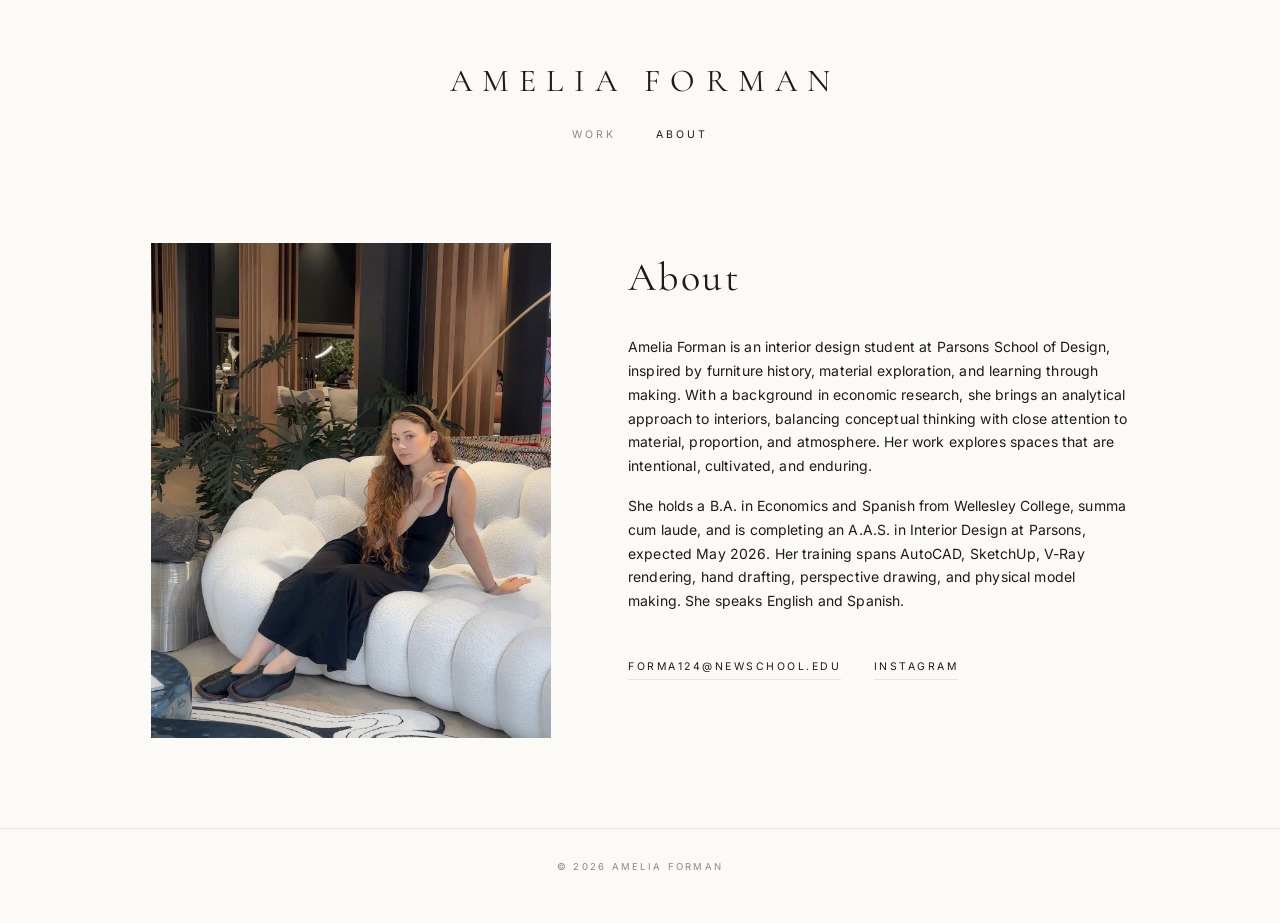
<file: about.html>
<!DOCTYPE html>
<html lang="en">
<head>
  <meta charset="UTF-8">
  <meta name="viewport" content="width=device-width, initial-scale=1.0">
  <title>About — Amelia Forman</title>
  <link rel="preconnect" href="https://fonts.googleapis.com">
  <link rel="preconnect" href="https://fonts.gstatic.com" crossorigin>
  <link href="https://fonts.googleapis.com/css2?family=Cormorant+Garamond:ital,wght@0,400;0,500;1,400&family=Inter:wght@400;500&display=swap" rel="stylesheet">
  <link rel="stylesheet" href="css/style.css">
</head>
<body data-page="about">
  <header class="site-header">
    <a href="index.html" class="wordmark js-site-name">Amelia <em>Forman</em></a>
    <nav class="site-nav">
      <a href="index.html">Work</a>
      <a href="about.html" aria-current="page">About</a>
    </nav>
  </header>

  <section class="about-wrap">
    <img src="images/portrait.jpg" alt="Portrait of Amelia Forman"
         onerror="this.src='images/placeholder.svg'">
    <div class="about-body">
      <h1>About</h1>
      <div id="about-paragraphs"></div>
      <div class="contact-block">
        <a id="contact-email" href="#"></a>
        <a id="contact-instagram" href="#" target="_blank" rel="noopener">Instagram</a>
      </div>
    </div>
  </section>

  <footer class="site-footer">
    <span>© <span id="footer-year"></span> Amelia Forman</span>
  </footer>

  <noscript>This page needs JavaScript enabled to display content.</noscript>
  <script src="js/site.js"></script>
</body>
</html>
</file>
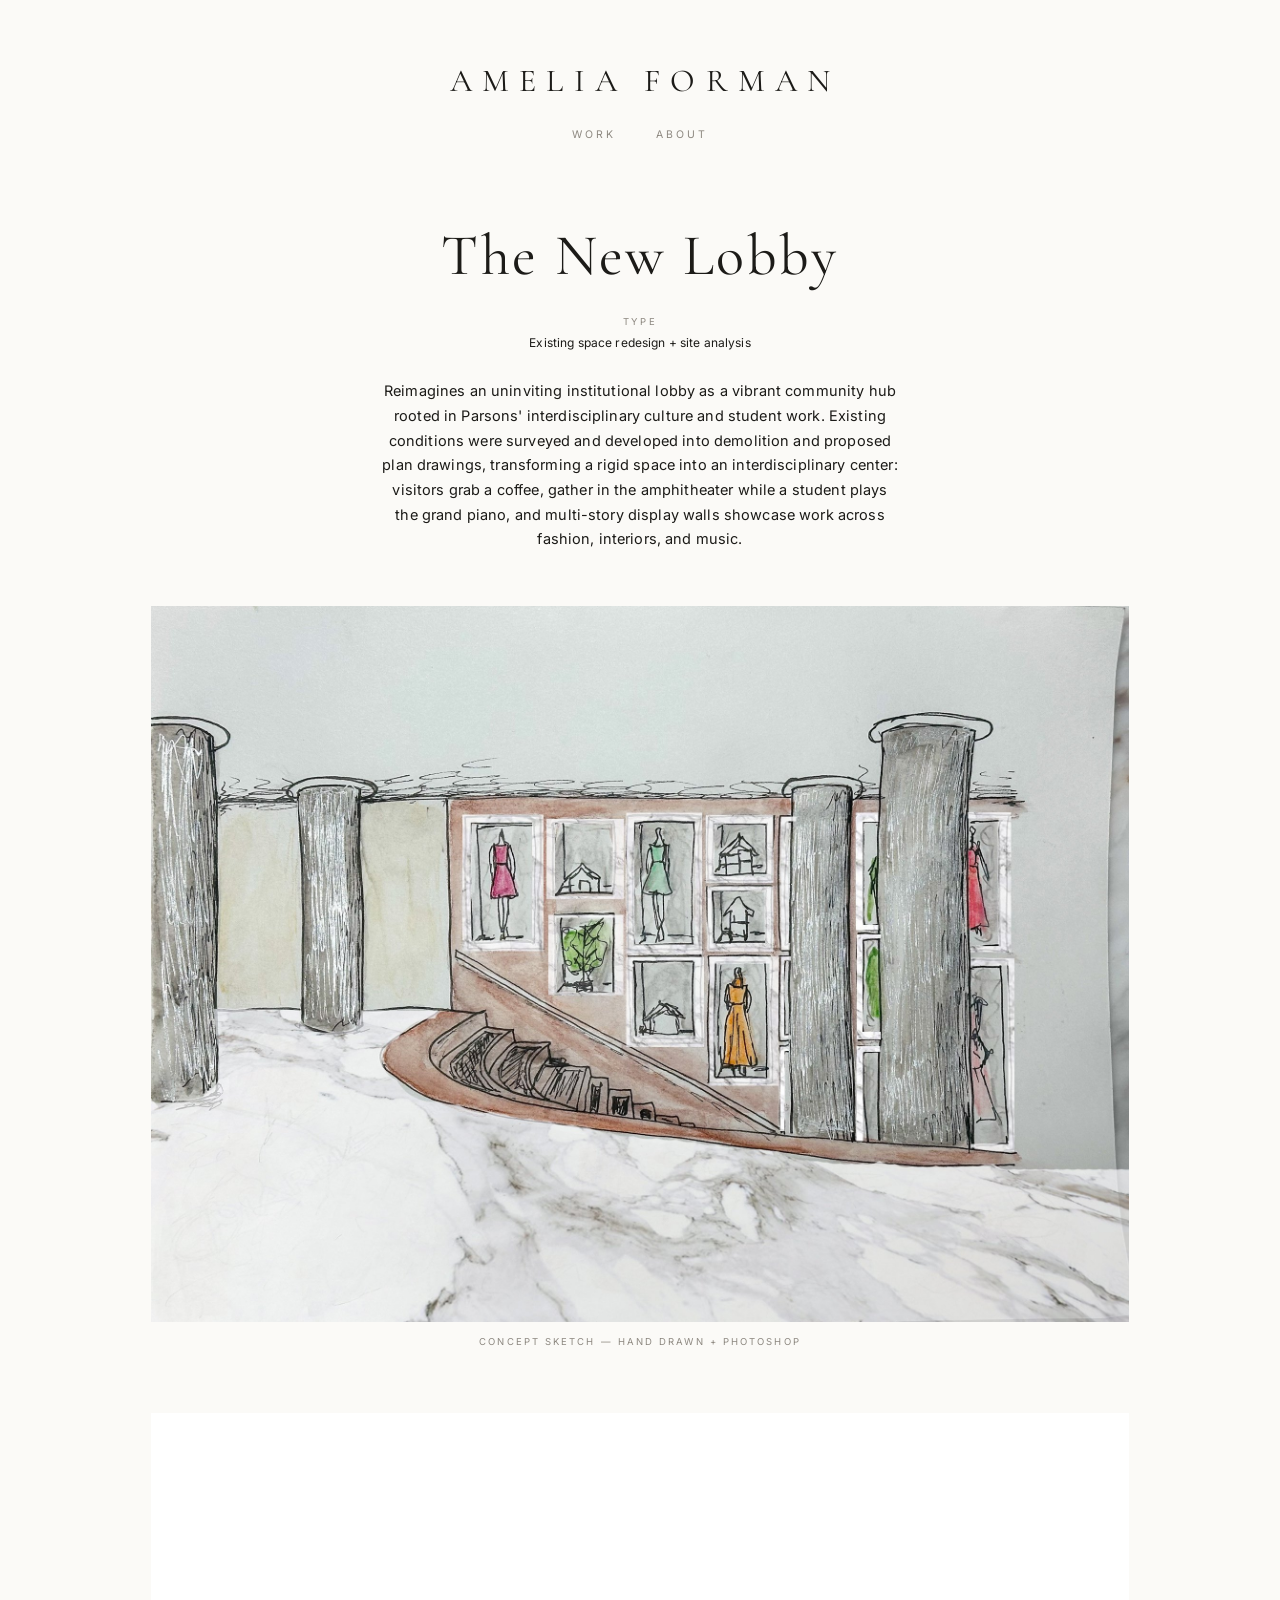
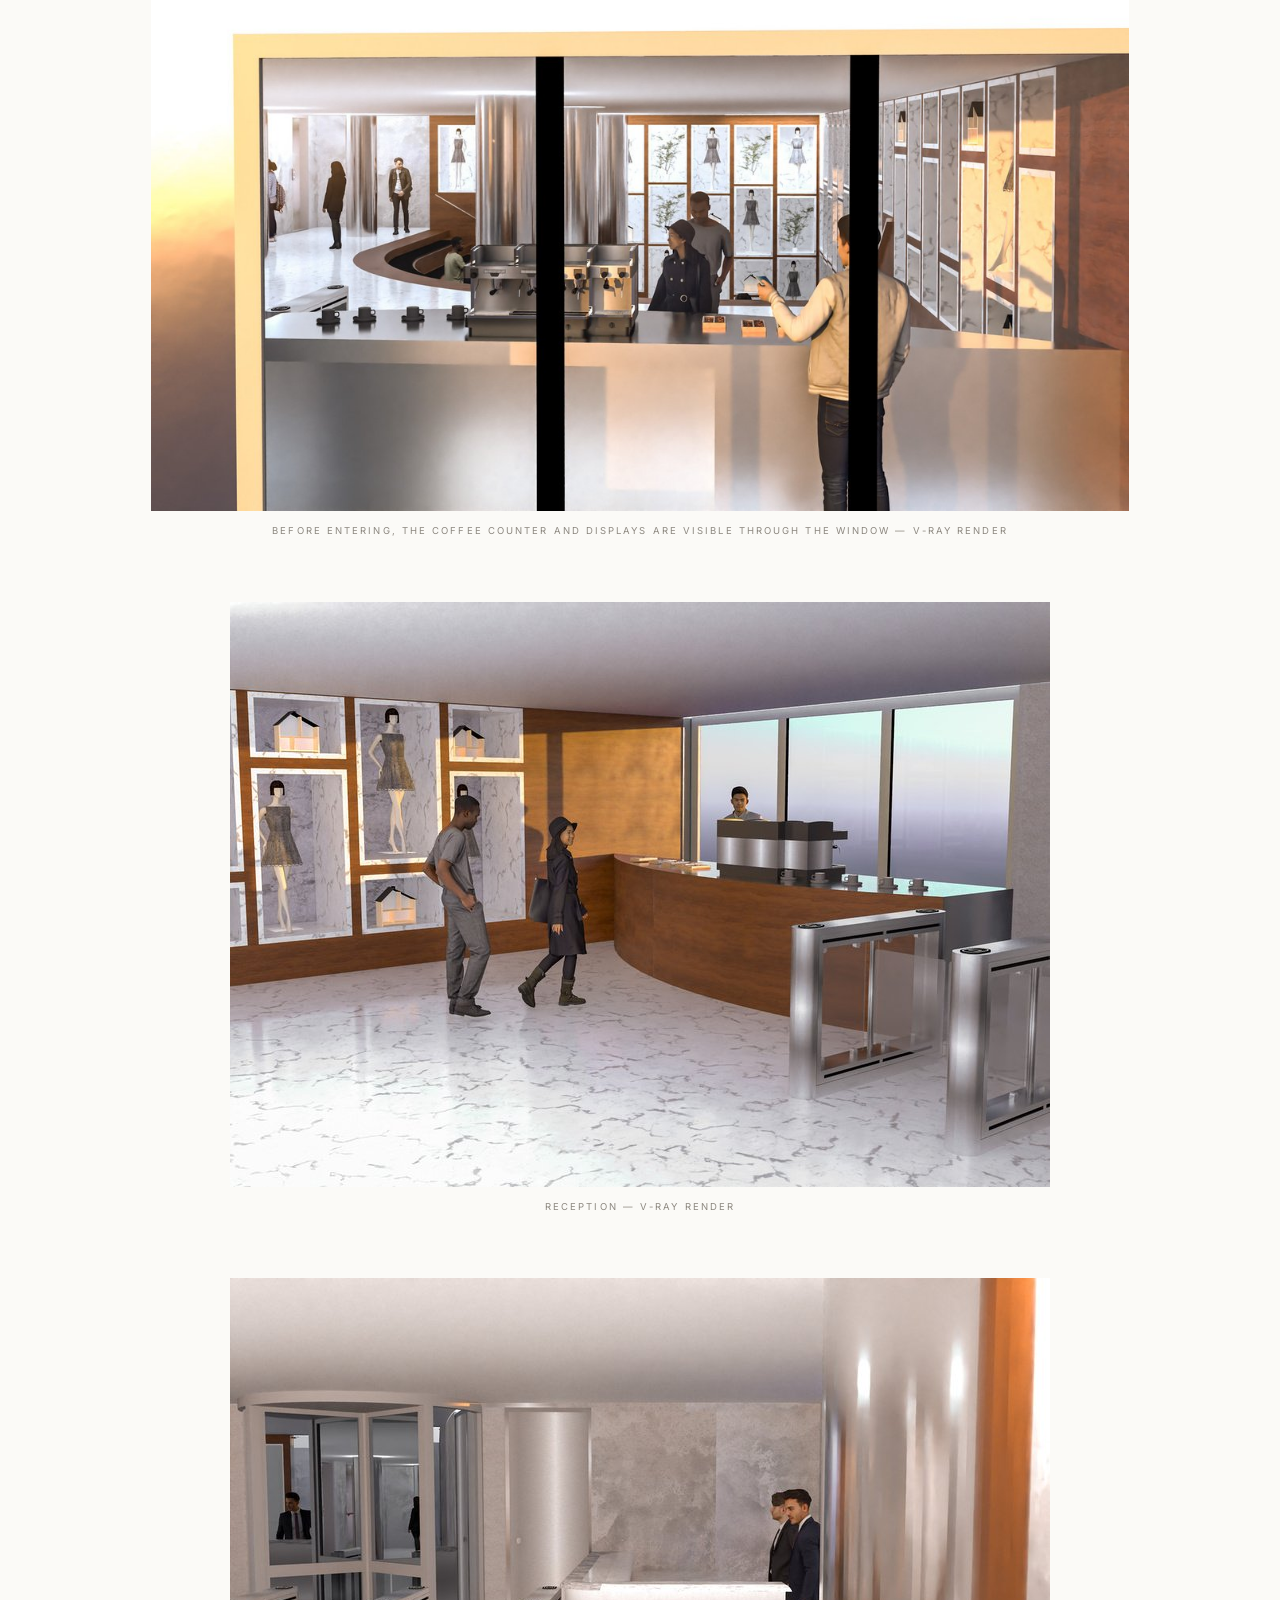
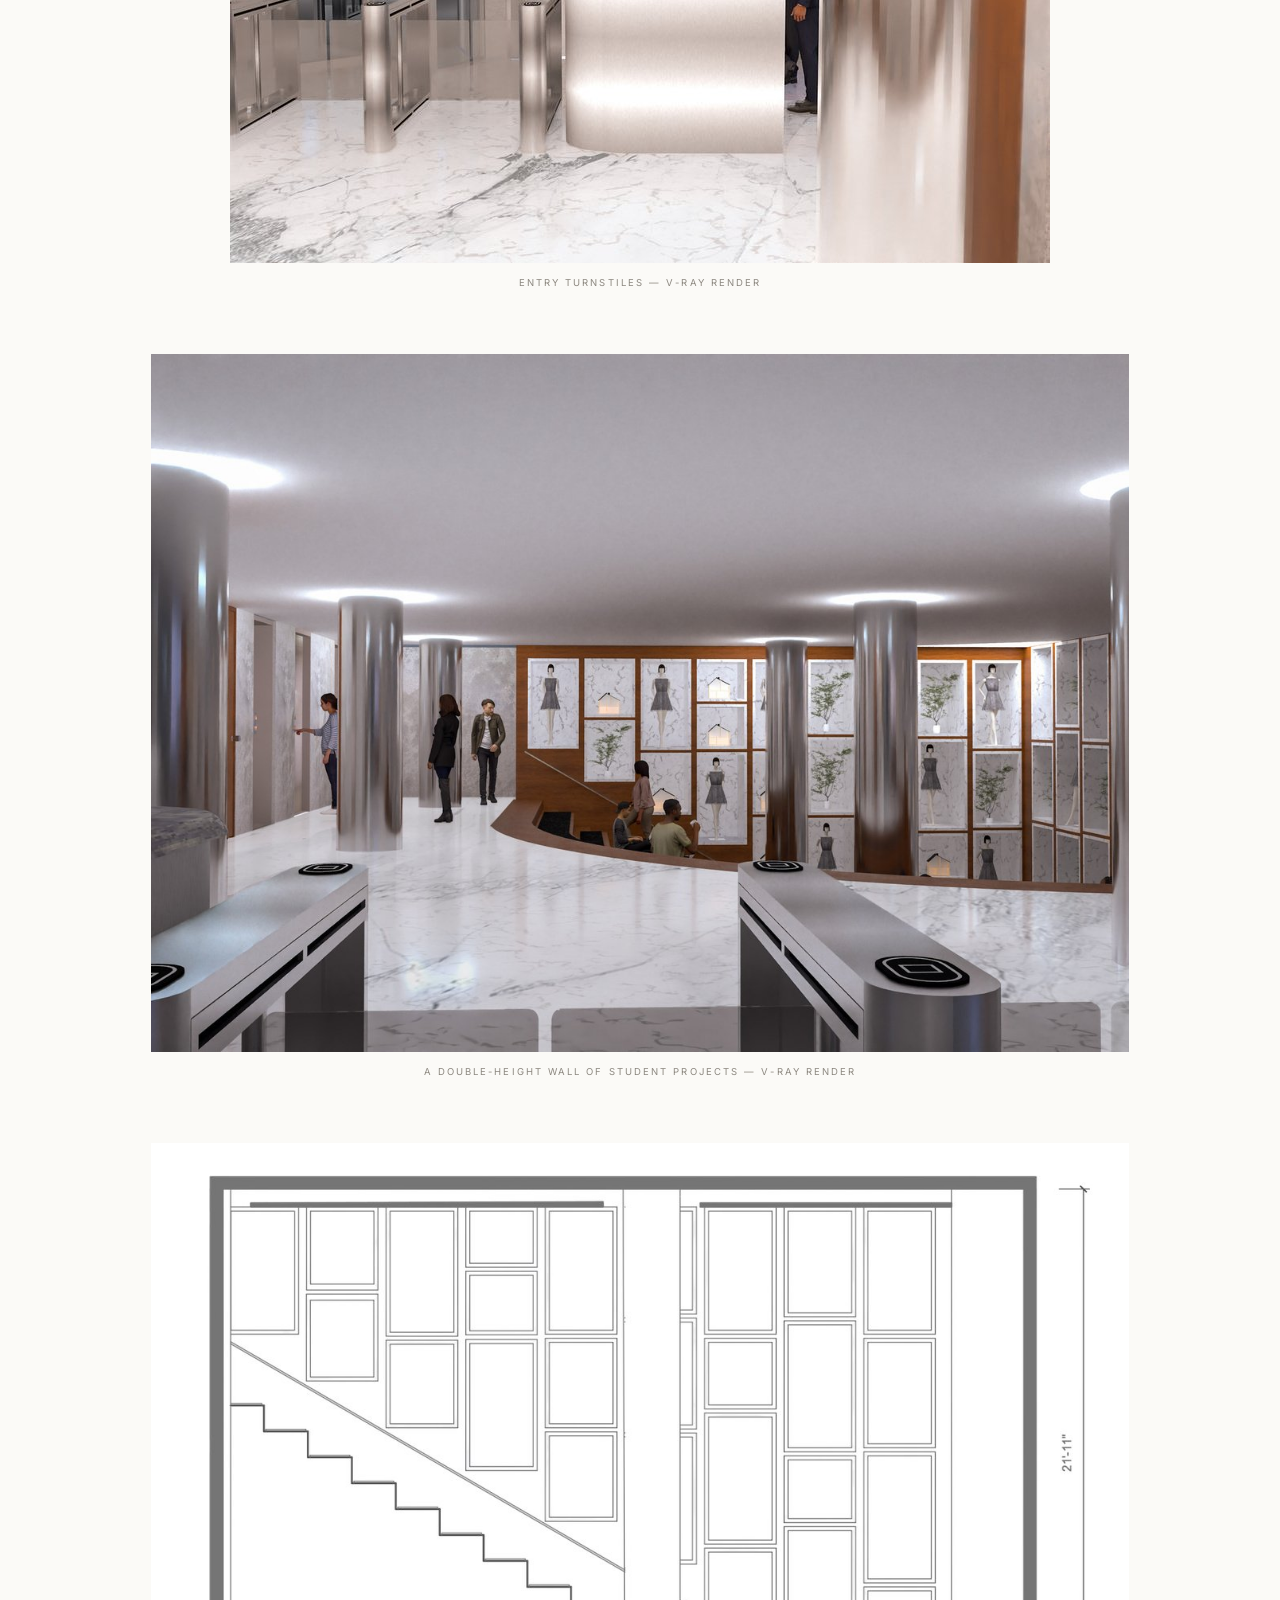
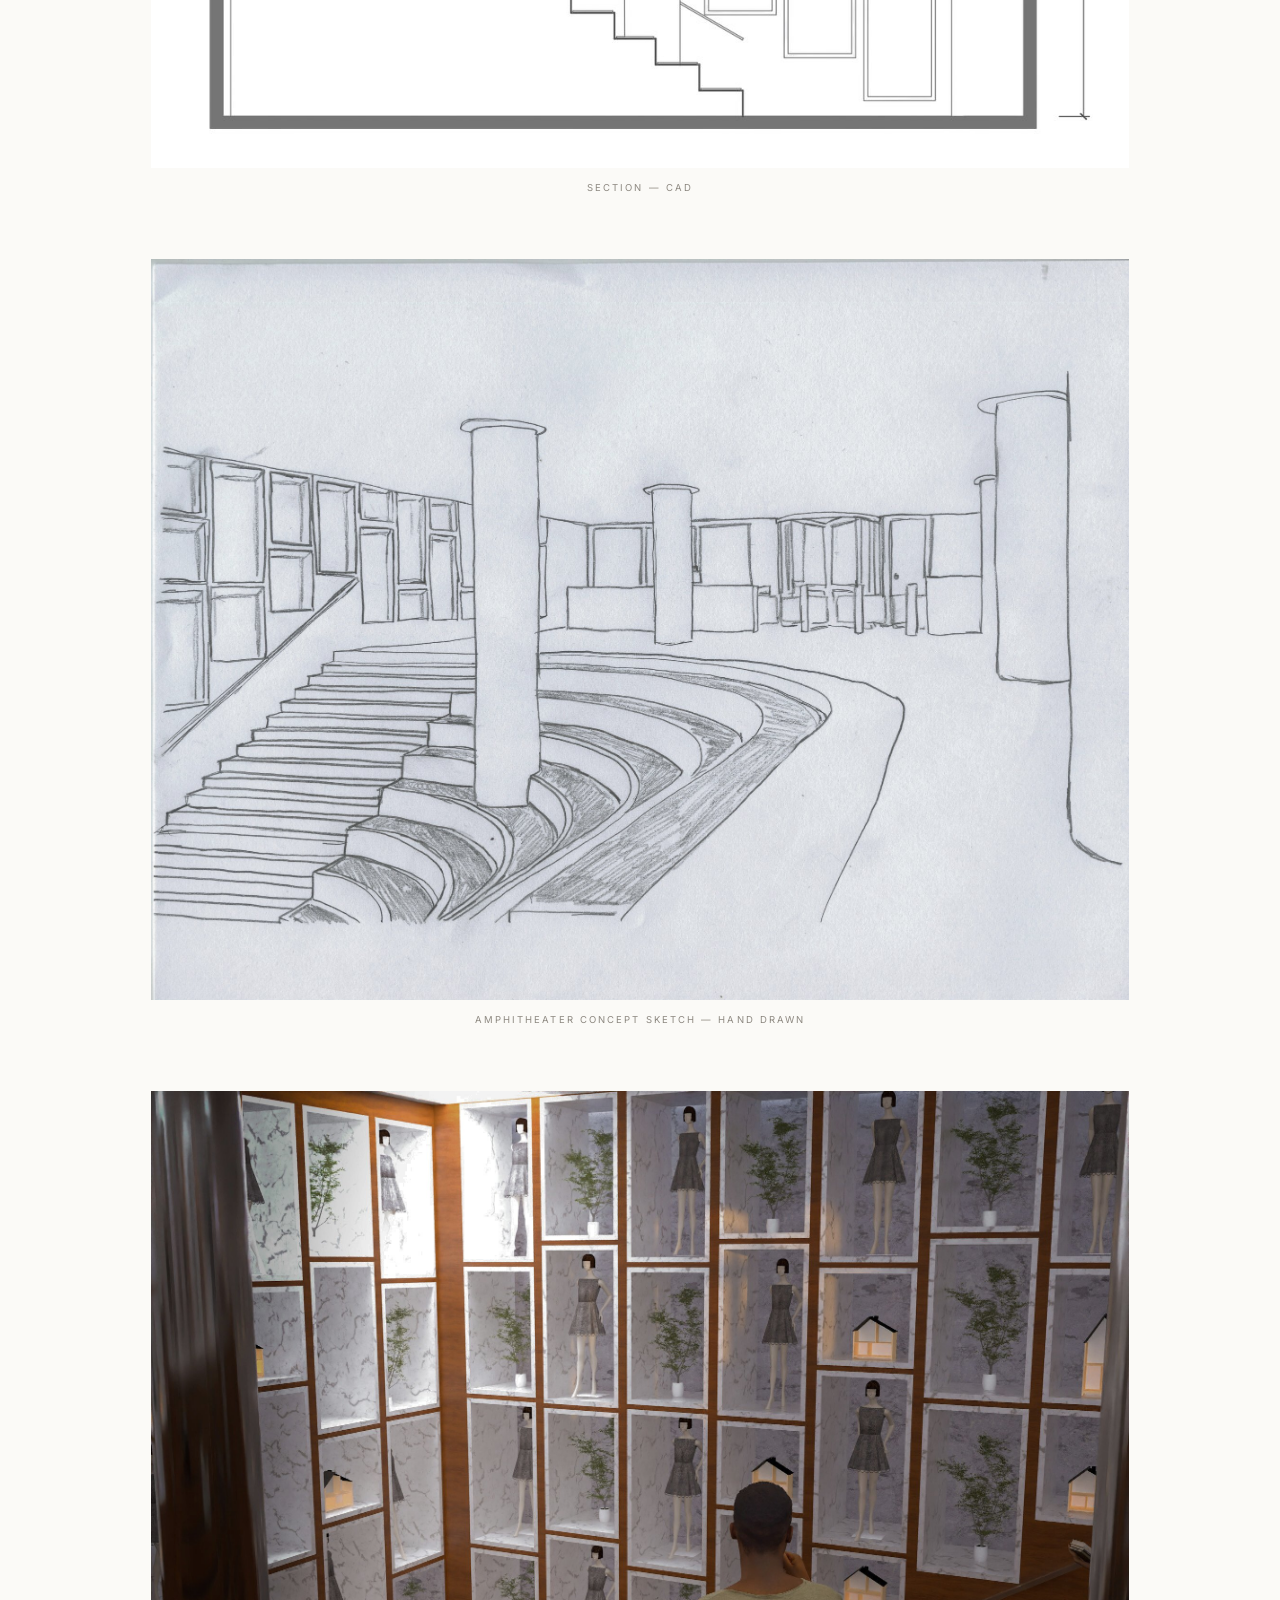
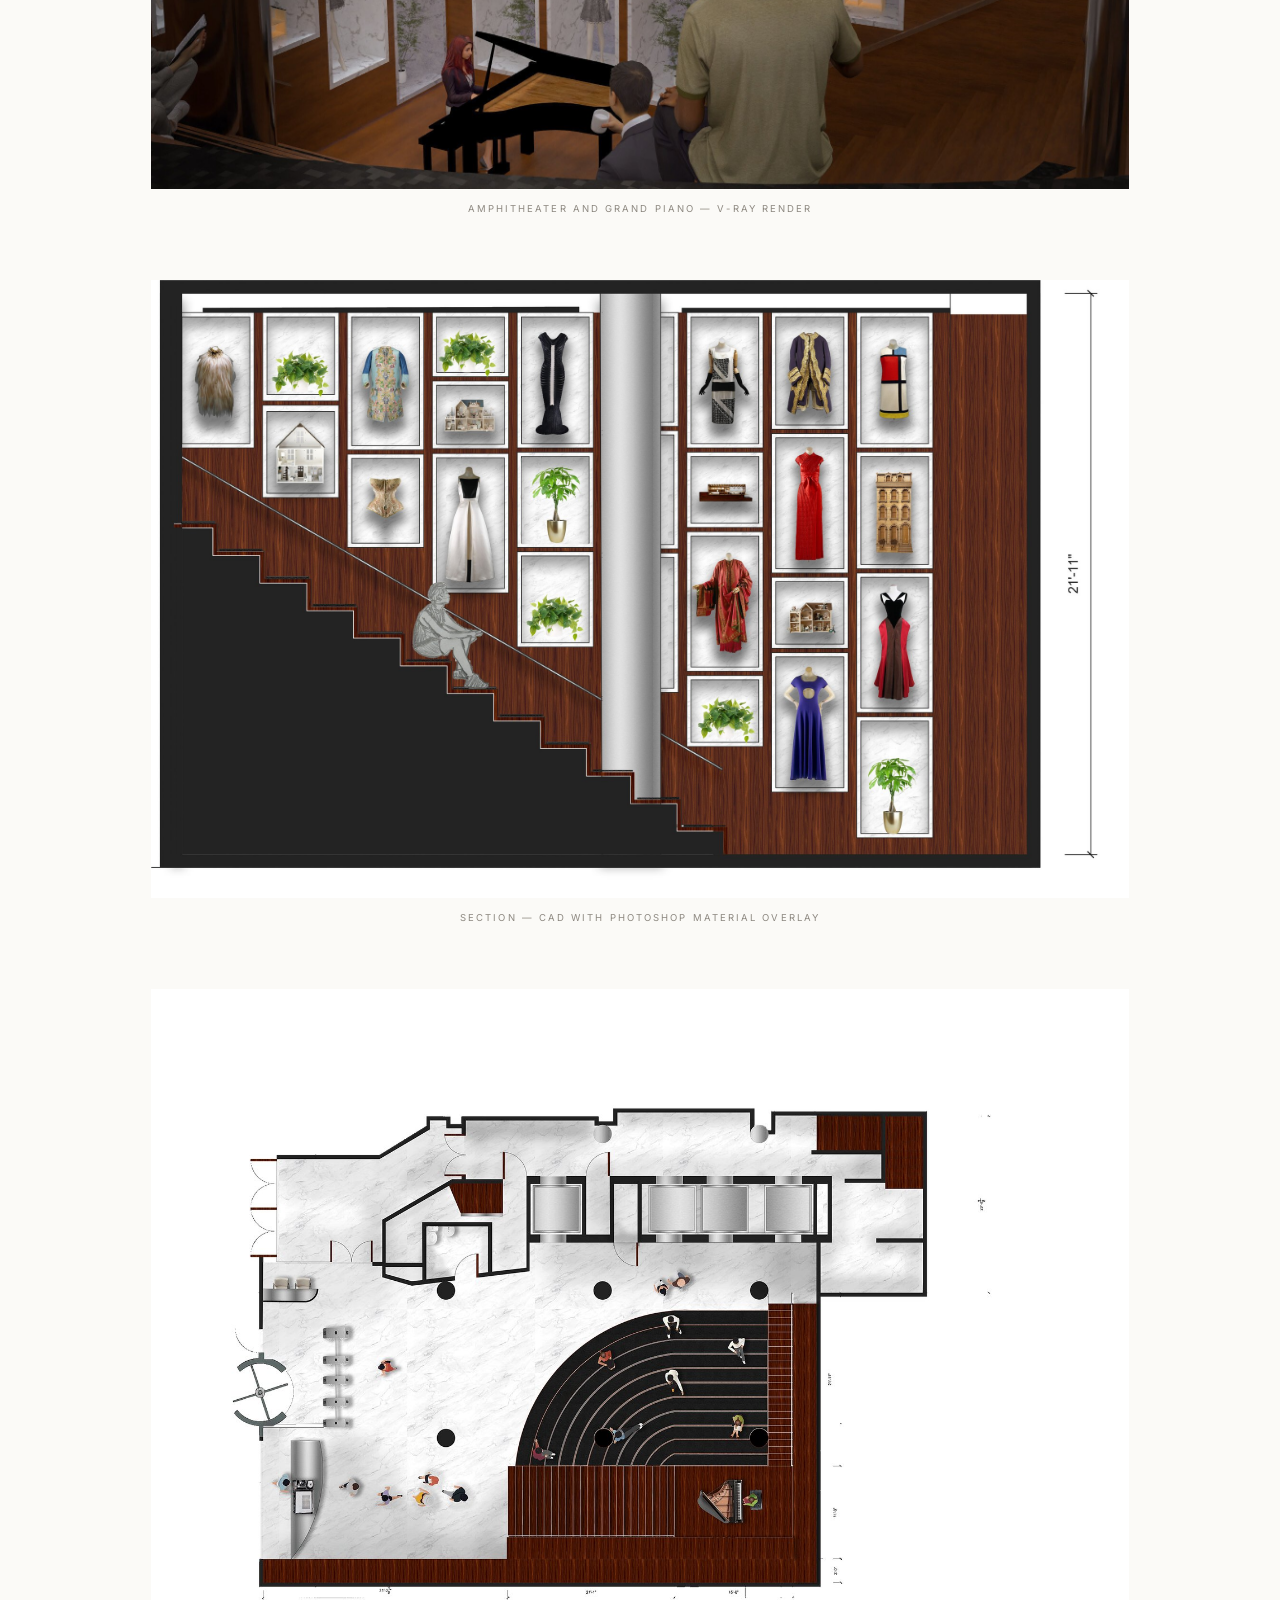
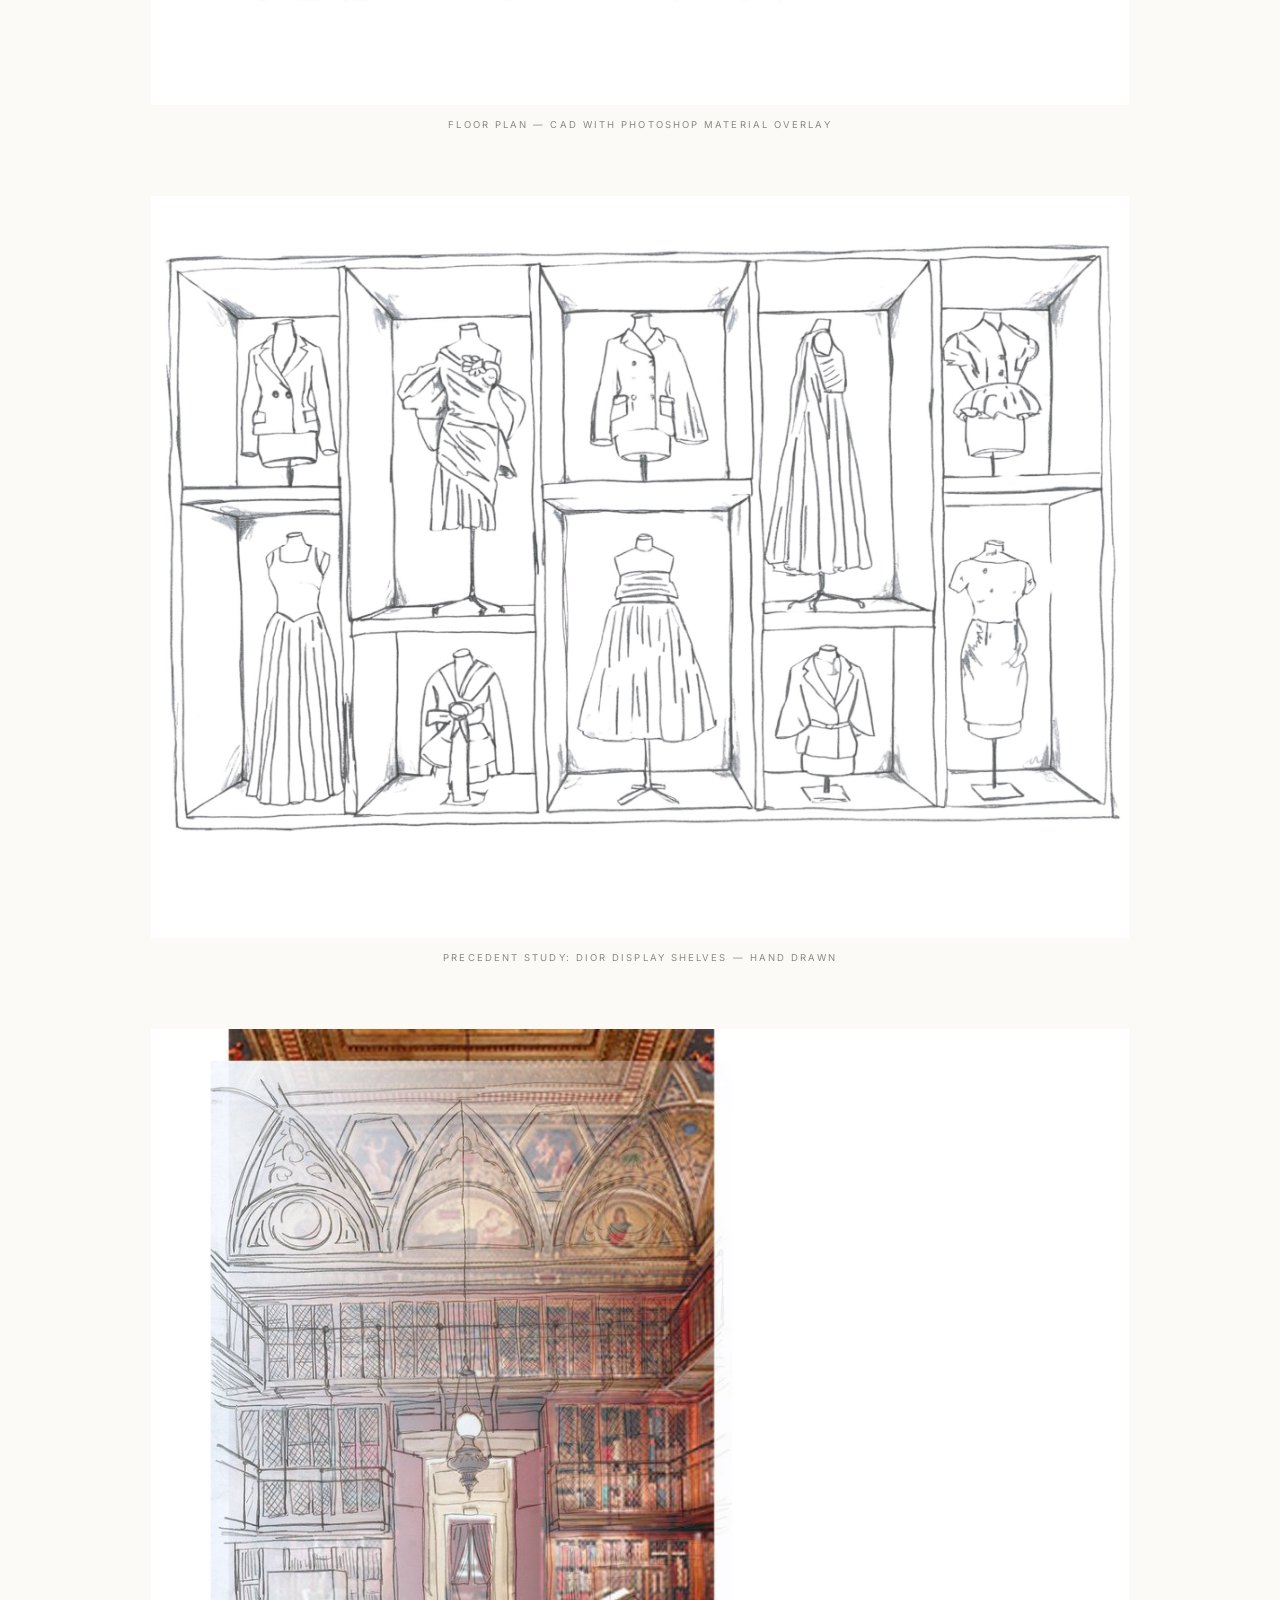
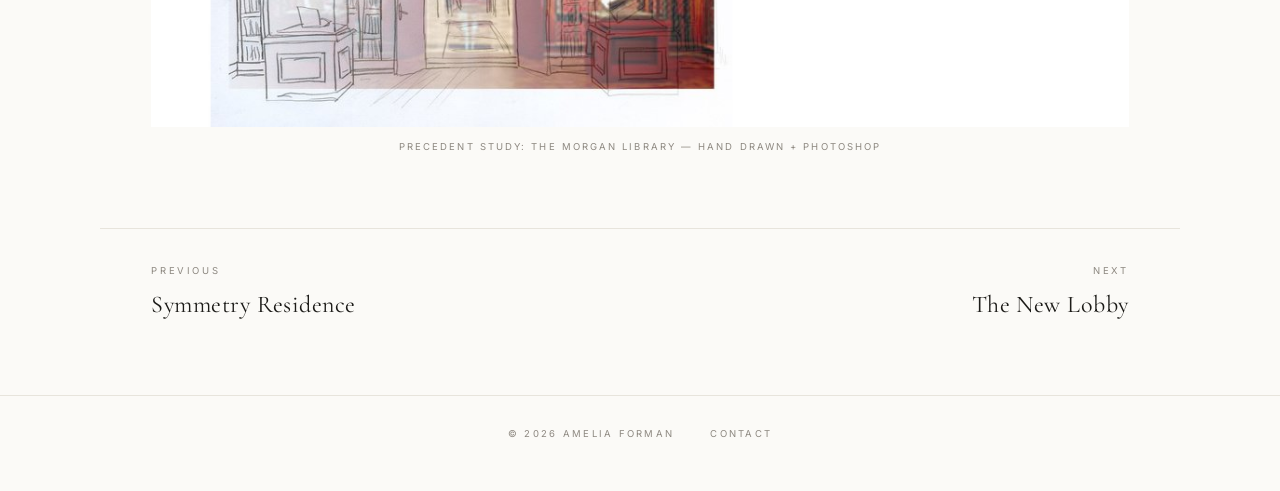
<file: project.html>
<!DOCTYPE html>
<html lang="en">
<head>
  <meta charset="UTF-8">
  <meta name="viewport" content="width=device-width, initial-scale=1.0">
  <title>Project — Amelia Forman</title>
  <link rel="preconnect" href="https://fonts.googleapis.com">
  <link rel="preconnect" href="https://fonts.gstatic.com" crossorigin>
  <link href="https://fonts.googleapis.com/css2?family=Cormorant+Garamond:ital,wght@0,400;0,500;1,400&family=Inter:wght@400;500&display=swap" rel="stylesheet">
  <link rel="stylesheet" href="css/style.css">
</head>
<body data-page="project">
  <header class="site-header">
    <a href="index.html" class="wordmark js-site-name">Amelia <em>Forman</em></a>
    <nav class="site-nav">
      <a href="index.html">Work</a>
      <a href="about.html">About</a>
    </nav>
  </header>

  <section class="project-hero">
    <h1 id="project-title"></h1>
    <div class="project-facts" id="project-facts"></div>
  </section>

  <p class="project-desc" id="project-desc"></p>
  <div class="project-images" id="project-images"></div>
  <nav class="project-pager" id="pager" aria-label="Project navigation"></nav>

  <footer class="site-footer">
    <span>© <span id="footer-year"></span> Amelia Forman</span>
    <a href="about.html">Contact</a>
  </footer>

  <noscript>This portfolio needs JavaScript enabled to display projects.</noscript>
  <script src="js/site.js"></script>
</body>
</html>
</file>
<file: css/style.css>
/* ============================================================
   Amelia Forman — Interiors
   Quiet-gallery styling: ivory, warm near-black, hairlines.
   Type: Cormorant Garamond (display) + Inter (body/nav)
   Reference mood: Child Studio, Alyssa Kapito, Festen, Studio Mellone
   ============================================================ */

:root {
  --ivory: #fbfaf7;
  --ink: #1c1b18;
  --taupe: #8d8880;
  --line: #e7e4dc;
  --serif: "Cormorant Garamond", "Times New Roman", Georgia, serif;
  --sans: "Inter", -apple-system, "Helvetica Neue", sans-serif;
  --pad: clamp(20px, 4vw, 56px);
}

* { margin: 0; padding: 0; box-sizing: border-box; }

html { scroll-behavior: smooth; }
@media (prefers-reduced-motion: reduce) {
  html { scroll-behavior: auto; }
  *, *::before, *::after { transition: none !important; animation: none !important; }
}

body {
  background: var(--ivory);
  color: var(--ink);
  font-family: var(--sans);
  font-size: 14px;
  font-weight: 400;
  line-height: 1.7;
  letter-spacing: 0.01em;
  -webkit-font-smoothing: antialiased;
}

a { color: inherit; text-decoration: none; }
a:focus-visible, button:focus-visible {
  outline: 1px solid var(--ink);
  outline-offset: 4px;
}
img { display: block; max-width: 100%; height: auto; }

/* ---------- Header: centered, airy, no chrome ---------- */
.site-header {
  display: flex;
  flex-direction: column;
  align-items: center;
  gap: 18px;
  padding: clamp(36px, 6vh, 72px) var(--pad) clamp(24px, 4vh, 44px);
}
.wordmark {
  font-family: var(--serif);
  font-weight: 400;
  font-size: clamp(24px, 2.6vw, 32px);
  letter-spacing: 0.32em;
  text-transform: uppercase;
  text-indent: 0.32em; /* optically recenters letterspaced text */
  text-align: center;
}
.wordmark em { font-style: normal; }
.site-nav { display: flex; gap: 40px; }
.site-nav a {
  font-size: 10.5px;
  font-weight: 400;
  letter-spacing: 0.28em;
  text-transform: uppercase;
  color: var(--taupe);
  transition: color 0.3s ease;
}
.site-nav a:hover, .site-nav a[aria-current="page"] { color: var(--ink); }

/* ---------- Intro line ---------- */
.intro {
  padding: clamp(28px, 6vh, 80px) var(--pad) clamp(36px, 7vh, 90px);
  max-width: 720px;
  margin: 0 auto;
  text-align: center;
}
.intro h1 {
  font-family: var(--serif);
  font-weight: 400;
  font-style: normal;
  font-size: clamp(26px, 3.4vw, 42px);
  line-height: 1.25;
  color: var(--ink);
  text-wrap: balance;
}
.intro h1 strong { font-weight: 500; letter-spacing: 0.04em; }
.intro h1 em {
  font-style: italic;
  font-size: 0.55em;
  display: block;
  margin-top: 12px;
  color: color-mix(in srgb, var(--ink) 78%, var(--ivory));
  text-wrap: balance;
}
.intro p { margin-top: 16px; color: var(--taupe); max-width: 52ch; }
strong { font-weight: 500; }

/* ---------- Project index: stacked cover feed ---------- */
.project-index {
  list-style: none;
  display: flex;
  flex-direction: column;
  gap: clamp(56px, 10vh, 130px);
  max-width: 1080px;
  margin: 0 auto;
  padding: 0 var(--pad) clamp(60px, 10vh, 130px);
}
.feed-item { display: block; }
.feed-frame { display: block; overflow: hidden; }
.feed-cover {
  width: 100%;
  aspect-ratio: 4 / 3;
  object-fit: cover;
  transition: transform 1.1s cubic-bezier(0.16, 0.6, 0.2, 1);
}
.feed-item:hover .feed-cover { transform: scale(1.035); }
.feed-caption {
  display: flex;
  flex-direction: column;
  align-items: center;
  gap: 6px;
  margin-top: 18px;
  text-align: center;
}
.feed-title {
  font-family: var(--serif);
  font-weight: 400;
  font-size: clamp(22px, 2.6vw, 30px);
  line-height: 1.15;
  letter-spacing: 0.04em;
  transition: color 0.3s ease;
}
.feed-item:hover .feed-title { color: var(--taupe); }
.feed-meta {
  font-size: 9.5px;
  letter-spacing: 0.26em;
  text-transform: uppercase;
  color: var(--taupe);
}
.feed-view {
  font-size: 9px;
  letter-spacing: 0.3em;
  text-transform: uppercase;
  color: var(--ink);
  border-bottom: 1px solid var(--ink);
  padding-bottom: 3px;
  margin-top: 10px;
  opacity: 0;
  transform: translateY(4px);
  transition: opacity 0.4s ease, transform 0.4s ease;
}
.feed-item:hover .feed-view { opacity: 1; transform: translateY(0); }
/* Touch devices get no hover — show the cue permanently */
@media (hover: none) {
  .feed-view { opacity: 1; transform: none; }
}

/* ---------- Project page ---------- */
.project-hero {
  padding: clamp(24px, 5vh, 60px) var(--pad) 26px;
  text-align: center;
}
.project-hero h1 {
  font-family: var(--serif);
  font-weight: 400;
  font-size: clamp(32px, 5vw, 58px);
  line-height: 1.08;
  letter-spacing: 0.04em;
  margin: 0 auto;
  max-width: 16ch;
}
.project-facts {
  display: flex;
  flex-wrap: wrap;
  justify-content: center;
  gap: 8px 44px;
  margin-top: 26px;
  padding-top: 0;
  border-top: none;
  font-size: 12px;
  color: var(--taupe);
}
.project-facts strong {
  display: block;
  font-weight: 400;
  color: var(--taupe);
  font-size: 9.5px;
  letter-spacing: 0.28em;
  text-transform: uppercase;
  margin-bottom: 3px;
}
.project-facts div { color: var(--ink); }
.project-desc {
  padding: 0 var(--pad) clamp(36px, 6vh, 70px);
  max-width: 620px;
  margin: 0 auto;
  color: var(--ink);
  font-size: 14.5px;
  text-align: center;
}
.project-images {
  display: flex;
  flex-direction: column;
  gap: clamp(40px, 7vh, 90px);
  padding: 0 var(--pad) clamp(50px, 8vh, 100px);
  max-width: 1080px;
  margin: 0 auto;
}
/* Width rhythm: images size to their natural shape — wide renders fill
   the column, portrait drawings/plans stand narrower and centered,
   capped so nothing towers past the viewport. */
.project-images img {
  width: auto;
  max-width: 100%;
  max-height: 86vh;
  margin: 0 auto;
}
.project-images figcaption {
  margin-top: 12px;
  font-size: 9.5px;
  letter-spacing: 0.22em;
  text-transform: uppercase;
  color: var(--taupe);
  text-align: center;
}

.project-pager {
  display: flex;
  justify-content: space-between;
  padding: 34px var(--pad) 70px;
  border-top: 1px solid var(--line);
  font-family: var(--serif);
  font-size: clamp(18px, 2.2vw, 24px);
  letter-spacing: 0.02em;
  max-width: 1080px;
  margin: 0 auto;
  width: 100%;
}
.project-pager a { transition: color 0.3s ease; }
.project-pager a:hover { color: var(--taupe); }
.project-pager .hint {
  display: block;
  font-family: var(--sans);
  font-style: normal;
  font-size: 9.5px;
  letter-spacing: 0.28em;
  text-transform: uppercase;
  color: var(--taupe);
  margin-bottom: 6px;
}
.project-pager .next { text-align: right; }

/* ---------- About ---------- */
.about-wrap {
  display: grid;
  grid-template-columns: minmax(0, 400px) minmax(0, 540px);
  gap: clamp(32px, 6vw, 90px);
  padding: clamp(36px, 7vh, 90px) var(--pad) 90px;
  max-width: 1080px;
  margin: 0 auto;
}
.about-wrap img { width: 100%; }
.about-body h1 {
  font-family: var(--serif);
  font-weight: 400;
  font-size: clamp(28px, 3.4vw, 40px);
  letter-spacing: 0.06em;
  margin-bottom: 24px;
}
.about-body p { margin-bottom: 16px; max-width: 58ch; color: var(--ink); }
.about-body .contact-block { margin-top: 40px; }
.about-body .contact-block a {
  display: inline-block;
  font-size: 10.5px;
  letter-spacing: 0.24em;
  text-transform: uppercase;
  border-bottom: 1px solid var(--line);
  color: var(--ink);
  margin-right: 28px;
  padding-bottom: 3px;
  transition: border-color 0.3s ease, color 0.3s ease;
}
.about-body .contact-block a:hover { border-color: var(--ink); }
@media (max-width: 820px) {
  .about-wrap { grid-template-columns: 1fr; }
}

/* ---------- Footer ---------- */
.site-footer {
  display: flex;
  justify-content: center;
  flex-wrap: wrap;
  gap: 12px 36px;
  padding: 30px var(--pad) 48px;
  border-top: 1px solid var(--line);
  font-size: 9.5px;
  letter-spacing: 0.24em;
  text-transform: uppercase;
  color: var(--taupe);
}
.site-footer a { transition: color 0.3s ease; }
.site-footer a:hover { color: var(--ink); }

noscript { display: block; padding: 40px var(--pad); color: var(--taupe); }
</file>
